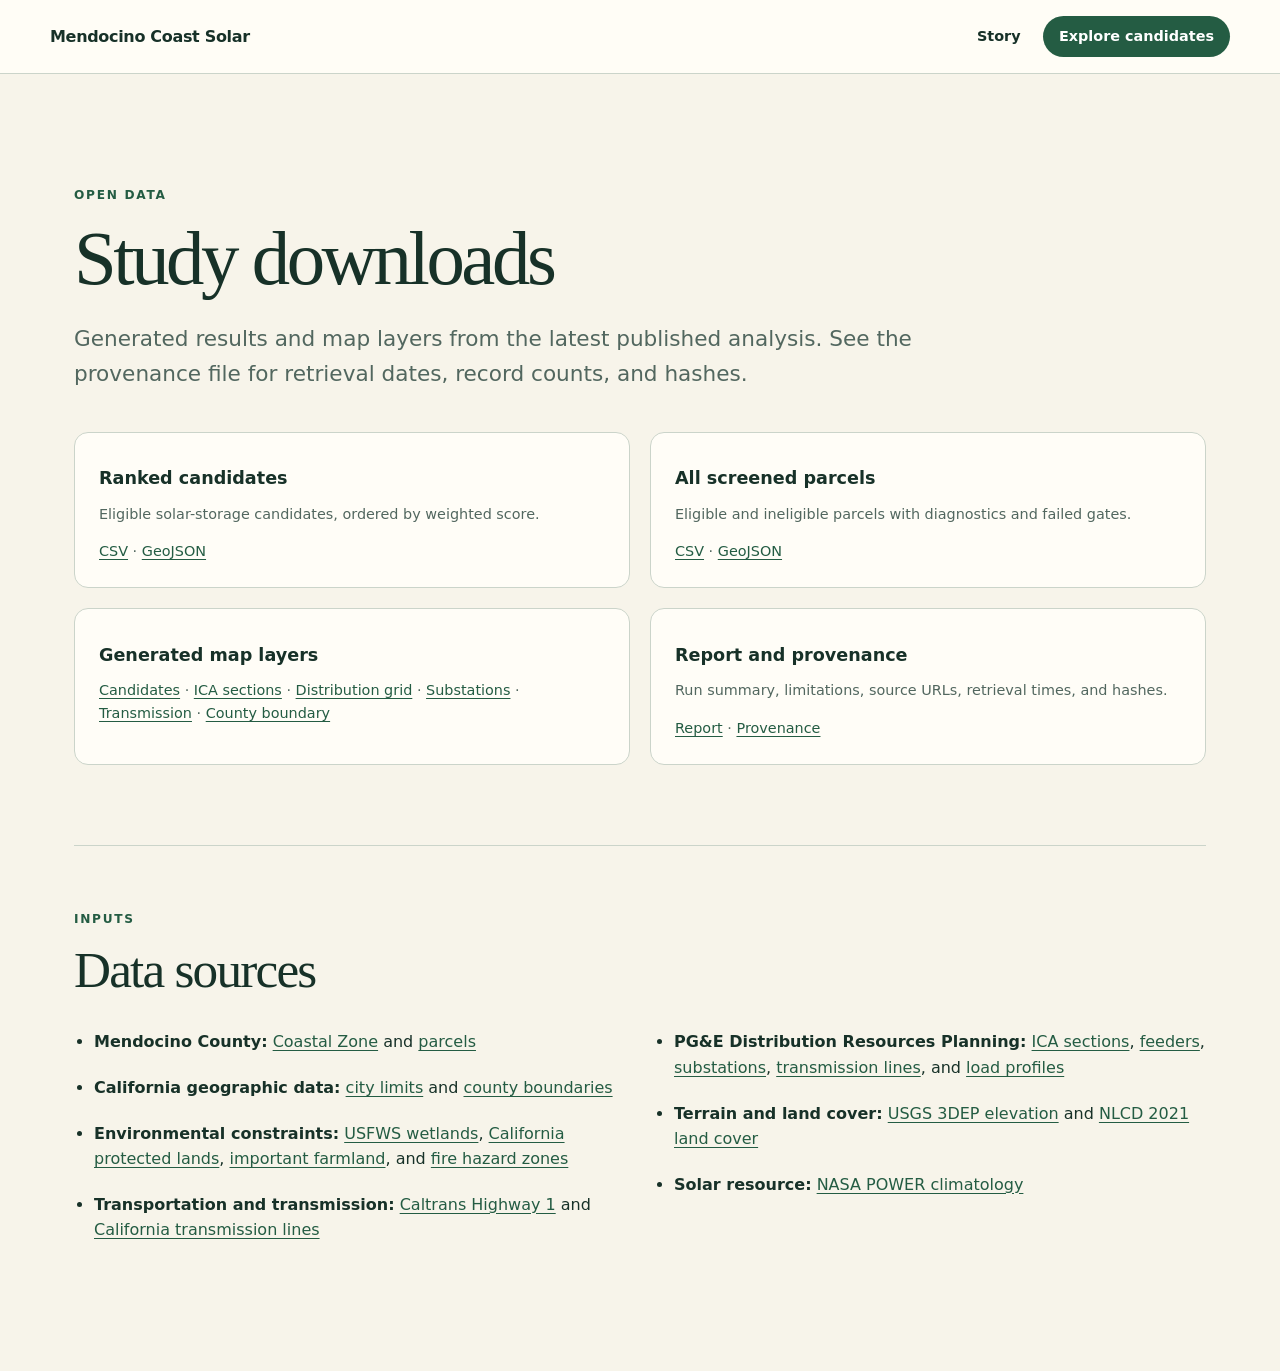
<file: site/downloads.html>
<!doctype html>
<html lang="en">
<head>
  <meta charset="utf-8">
  <meta name="viewport" content="width=device-width, initial-scale=1">
  <title>Study downloads · Mendocino Coast Solar</title>
  <link rel="stylesheet" href="styles.css">
</head>
<body>
  <header class="site-header">
    <a class="wordmark" href="./">Mendocino Coast Solar</a>
    <nav aria-label="Primary navigation">
      <a href="./">Story</a>
      <a class="nav-cta" href="grid-explorer.html">Explore candidates</a>
    </nav>
  </header>
  <main class="section downloads">
    <p class="eyebrow">Open data</p>
    <h1>Study downloads</h1>
    <p class="lede">
      Generated results and map layers from the latest published analysis.
      See the provenance file for retrieval dates, record counts, and hashes.
    </p>
    <div class="source-grid">
      <article>
        <h3>Ranked candidates</h3>
        <p>Eligible solar-storage candidates, ordered by weighted score.</p>
        <p><a href="ranked-parcels.csv">CSV</a> ·
          <a href="ranked-parcels.geojson">GeoJSON</a></p>
      </article>
      <article>
        <h3>All screened parcels</h3>
        <p>Eligible and ineligible parcels with diagnostics and failed gates.</p>
        <p><a href="screened-parcels.csv">CSV</a> ·
          <a href="screened-parcels.geojson">GeoJSON</a></p>
      </article>
      <article>
        <h3>Generated map layers</h3>
        <p>
          <a href="ranked-parcels.geojson">Candidates</a> ·
          <a href="ica-sections.geojson">ICA sections</a> ·
          <a href="distribution-grid.geojson">Distribution grid</a> ·
          <a href="distribution-substations.geojson">Substations</a> ·
          <a href="transmission-lines.geojson">Transmission</a> ·
          <a href="county-boundary.geojson">County boundary</a>
        </p>
      </article>
      <article>
        <h3>Report and provenance</h3>
        <p>Run summary, limitations, source URLs, retrieval times, and hashes.</p>
        <p><a href="report.md">Report</a> ·
          <a href="provenance.json">Provenance</a></p>
      </article>
    </div>

    <section class="download-sources">
      <p class="eyebrow">Inputs</p>
      <h2>Data sources</h2>
      <ul class="source-list">
        <li><strong>Mendocino County:</strong>
          <a href="https://services9.arcgis.com/wwVnNW92ZHUIr0V0/arcgis/rest/services/Coastal_Zone_Polygon/FeatureServer/0">Coastal Zone</a> and
          <a href="https://services2.arcgis.com/iq8zYa0SRsvIFFKz/arcgis/rest/services/Mendocino_County_Parcels/FeatureServer/0">parcels</a></li>
        <li><strong>California geographic data:</strong>
          <a href="https://services3.arcgis.com/uknczv4rpevve42E/arcgis/rest/services/California_Cities_and_Identifiers_Blue_Version_view/FeatureServer/2">city limits</a> and
          <a href="https://services1.arcgis.com/jUJYIo9tSA7EHvfZ/arcgis/rest/services/California_County_Boundaries/FeatureServer/0">county boundaries</a></li>
        <li><strong>Environmental constraints:</strong>
          <a href="https://fwspublicservices.wim.usgs.gov/wetlandsmapservice/rest/services/Wetlands/MapServer/0">USFWS wetlands</a>,
          <a href="https://services2.arcgis.com/Uq9r85Potqm3MfRV/ArcGIS/rest/services/CPAD_Holdings_wm/FeatureServer/0">California protected lands</a>,
          <a href="https://gis.conservation.ca.gov/server/rest/services/DLRP/CaliforniaImportantFarmland_mostrecent/MapServer/0">important farmland</a>, and
          <a href="https://services1.arcgis.com/jUJYIo9tSA7EHvfZ/ArcGIS/rest/services/FHSZSRA_23_3/FeatureServer/0">fire hazard zones</a></li>
        <li><strong>Transportation and transmission:</strong>
          <a href="https://caltrans-gis.dot.ca.gov/arcgis/rest/services/CHhighway/SHN_Lines/FeatureServer/0">Caltrans Highway 1</a> and
          <a href="https://services3.arcgis.com/bWPjFyq029ChCGur/arcgis/rest/services/Transmission_Line/FeatureServer/2">California transmission lines</a></li>
        <li><strong>PG&amp;E Distribution Resources Planning:</strong>
          <a href="https://services2.arcgis.com/mJaJSax0KPHoCNB6/ArcGIS/rest/services/DRPComplianceRelProd/FeatureServer/3">ICA sections</a>,
          <a href="https://services2.arcgis.com/mJaJSax0KPHoCNB6/ArcGIS/rest/services/DRPComplianceRelProd/FeatureServer/2">feeders</a>,
          <a href="https://services2.arcgis.com/mJaJSax0KPHoCNB6/ArcGIS/rest/services/DRPComplianceRelProd/FeatureServer/0">substations</a>,
          <a href="https://services2.arcgis.com/mJaJSax0KPHoCNB6/ArcGIS/rest/services/DRPComplianceRelProd/FeatureServer/5">transmission lines</a>, and
          <a href="https://services2.arcgis.com/mJaJSax0KPHoCNB6/ArcGIS/rest/services/DRPComplianceRelProd/FeatureServer/23">load profiles</a></li>
        <li><strong>Terrain and land cover:</strong>
          <a href="https://elevation.nationalmap.gov/arcgis/rest/services/3DEPElevation/ImageServer">USGS 3DEP elevation</a> and
          <a href="https://www.mrlc.gov/geoserver/mrlc_display/wcs">NLCD 2021 land cover</a></li>
        <li><strong>Solar resource:</strong>
          <a href="https://power.larc.nasa.gov/api/temporal/climatology/regional">NASA POWER climatology</a></li>
      </ul>
    </section>
  </main>
</body>
</html>
</file>
<file: site/styles.css>
:root {
  --ink: #173128;
  --muted: #52675f;
  --paper: #f7f4ea;
  --cream: #fffdf7;
  --green: #245c43;
  --green-dark: #143c2b;
  --green-light: #d9e7d9;
  --gold: #e6a93b;
  --blue: #397b91;
  --line: #cbd4ca;
  color-scheme: light;
  font-family: Inter, ui-sans-serif, system-ui, -apple-system, BlinkMacSystemFont, "Segoe UI", sans-serif;
  color: var(--ink);
  background: var(--paper);
}

* { box-sizing: border-box; }
html { scroll-behavior: smooth; }
body { margin: 0; line-height: 1.6; }
a { color: var(--green); text-underline-offset: 0.2em; }

.site-header {
  align-items: center;
  background: rgba(255, 253, 247, 0.94);
  border-bottom: 1px solid var(--line);
  display: flex;
  justify-content: space-between;
  padding: 1rem max(1.25rem, calc((100vw - 1180px) / 2));
  position: sticky;
  top: 0;
  z-index: 10;
}
.wordmark { color: var(--ink); font-weight: 800; letter-spacing: -0.02em; text-decoration: none; }
nav { align-items: center; display: flex; gap: 1.4rem; }
nav a { color: var(--ink); font-size: 0.9rem; font-weight: 650; text-decoration: none; }
.nav-cta { background: var(--green); border-radius: 999px; color: white; padding: 0.55rem 1rem; }

.hero {
  background: var(--cream);
  display: grid;
  grid-template-columns: repeat(2, minmax(0, 1fr));
  min-height: 690px;
  overflow: hidden;
}
.hero-copy { align-self: center; max-width: 700px; padding: 6rem 3rem 6rem max(1.5rem, calc((100vw - 1180px) / 2)); }
.eyebrow { color: var(--green); font-size: 0.76rem; font-weight: 800; letter-spacing: 0.14em; margin: 0 0 0.8rem; text-transform: uppercase; }
h1, h2, h3 { line-height: 1.08; }
h1 { font-family: Georgia, "Times New Roman", serif; font-size: clamp(3rem, 6vw, 5.8rem); font-weight: 500; letter-spacing: -0.045em; margin: 0; }
.lede { color: var(--muted); font-size: clamp(1.1rem, 2vw, 1.35rem); max-width: 62ch; }
.actions { display: flex; flex-wrap: wrap; gap: 0.8rem; margin-top: 2rem; }
.button { border: 1px solid var(--green); border-radius: 999px; font-weight: 750; padding: 0.8rem 1.25rem; text-decoration: none; }
.button.primary { background: var(--green); color: white; }
.button.secondary { background: transparent; color: var(--green); }
.caveat { color: var(--muted); font-size: 0.78rem; margin-top: 1.4rem; }

.hero-art { background: linear-gradient(#d9edf0 0 48%, #7ca6ac 48% 100%); min-height: 560px; overflow: hidden; position: relative; }
.sun { background: var(--gold); border-radius: 50%; box-shadow: 0 0 0 18px rgba(230,169,59,.15); height: 110px; position: absolute; right: 12%; top: 12%; width: 110px; }
.coast { background: var(--green-dark); bottom: -10%; clip-path: polygon(0 25%, 25% 16%, 44% 35%, 61% 18%, 100% 36%, 100% 100%, 0 100%); height: 58%; position: absolute; width: 110%; }
.coast-back { background: #6b8e70; bottom: 15%; left: -5%; opacity: .85; }
.coast-front { left: -10%; }
.panel { background: repeating-linear-gradient(90deg, transparent 0 20px, rgba(255,255,255,.3) 21px 22px), #244e63; border: 5px solid #d6ddd7; box-shadow: 0 12px 28px rgba(0,0,0,.24); height: 88px; position: absolute; transform: skewY(-7deg); width: 176px; z-index: 2; }
.panel-one { bottom: calc(10% + 106px); left: 5%; }
.panel-two { bottom: calc(10% + 106px); left: calc(50% - 88px); }
.panel-three { bottom: calc(10% + 106px); right: 5%; }
.panel-four { bottom: 10%; left: 5%; }
.panel-five { bottom: 10%; left: calc(50% - 88px); }
.panel-six { bottom: 10%; right: 5%; }

.snapshot {
  background: var(--green-dark);
  color: white;
  display: grid;
  grid-template-columns: repeat(4, 1fr);
  min-height: 9rem;
  padding: 2.25rem max(1.5rem, calc((100vw - 1180px) / 2));
}
.snapshot div { border-left: 1px solid rgba(255,255,255,.24); padding: 0 1.5rem; }
.snapshot div:first-child { border-left: 0; padding-left: 0; }
.snapshot strong { display: block; font-family: Georgia, serif; font-size: 2.2rem; font-weight: 500; }
.snapshot span { color: #cbdad1; font-size: 0.82rem; }

.section { margin: 0 auto; max-width: 1180px; padding: 7rem 1.5rem; }
.section[id] { scroll-margin-top: 5rem; }
.section-heading { max-width: 760px; }
.section-heading h2, .closing h2 { font-family: Georgia, serif; font-size: clamp(2.35rem, 4vw, 4.25rem); font-weight: 500; letter-spacing: -0.035em; margin: 0.2rem 0 1rem; }
.section-heading > p:last-child { color: var(--muted); font-size: 1.08rem; }
.story-grid { display: grid; gap: 6rem; grid-template-columns: repeat(2, minmax(0, 1fr)); margin-top: 2rem; }
.pullquote { color: var(--green); font-family: Georgia, serif; font-size: 1.8rem; line-height: 1.35; margin: 0; }
.prose { color: var(--muted); font-size: 1.08rem; }

.method { border-top: 1px solid var(--line); }
.wide-graphic { display: block; margin: 3rem 0; width: 100%; }
.transmission-story { border-bottom: 1px solid var(--line); max-width: none; padding: 0 0 7rem; }
.transmission-intro { align-items: stretch; display: grid; grid-template-columns: repeat(2, minmax(0, 1fr)); }
.transmission-intro .section-heading { max-width: none; padding: 7rem 3rem 0 max(1.5rem, calc((100vw - 1180px) / 2)); }
.transmission-art { background: var(--green-dark); min-height: 100%; overflow: hidden; position: relative; }
.field-ridge { background: #315f46; bottom: -10%; clip-path: polygon(0 22%, 24% 10%, 48% 27%, 70% 6%, 100% 20%, 100% 100%, 0 100%); height: 100%; left: -3%; position: absolute; width: 106%; }
.field-panel { background: repeating-linear-gradient(90deg, transparent 0 20px, rgba(255,255,255,.3) 21px 22px), #244e63; border: 5px solid #d6ddd7; box-shadow: 0 12px 28px rgba(0,0,0,.24); height: 88px; position: absolute; transform: skewY(-7deg); width: 176px; z-index: 2; }
.field-panel-one { bottom: calc(10% + 106px); left: 5%; }
.field-panel-two { bottom: calc(10% + 106px); left: calc(50% - 88px); }
.field-panel-three { bottom: calc(10% + 106px); right: 5%; }
.field-panel-four { bottom: 10%; left: 5%; }
.field-panel-five { bottom: 10%; left: calc(50% - 88px); }
.field-panel-six { bottom: 10%; right: 5%; }
.section-separator { background: #315f46; min-height: 9rem; }
.local-grid-story .transmission-art { background: #315f46; }
.local-grid-story .field-ridge { background: #47775c; }
.transmission-layout { align-items: start; display: grid; grid-template-columns: repeat(2, minmax(0, 1fr)); margin: 3rem auto; max-width: 1132px; width: calc(100% - 3rem); }
.local-grid-map, .local-grid-map .grid-map { width: 100%; }
.grid-explorer-frame, .county-grid-frame { border: 0; display: block; height: 48rem; width: 100%; }
.transmission-story > .note { margin-left: auto; margin-right: auto; max-width: 1132px; width: calc(100% - 3rem); }
.grid-map { display: block; filter: drop-shadow(0 12px 28px rgba(23,49,40,.11)); width: 100%; }
.finding-grid { display: grid; gap: 1.25rem; grid-template-columns: repeat(3, 1fr); }
.transmission-layout .finding-grid { grid-template-columns: 1fr; padding-left: 1.25rem; }
.finding-grid article { border-top: 3px solid var(--gold); padding: 1rem 1.25rem 0; }
.finding-grid h3 { font-size: 1.05rem; margin: 0 0 .6rem; }
.finding-grid p { color: var(--muted); font-size: .92rem; }
.method-grid, .grid-explainers, .source-grid { display: grid; gap: 1.25rem; grid-template-columns: repeat(4, 1fr); }
.method-grid article, .grid-explainers article, .source-grid article { background: var(--cream); border: 1px solid var(--line); border-radius: 14px; padding: 1.5rem; }
.method-grid h3, .grid-explainers h3, .source-grid h3 { font-size: 1.1rem; margin: 0.8rem 0; }
.method-grid p, .grid-explainers p, .source-grid p { color: var(--muted); font-size: 0.9rem; margin-bottom: 0; }
.step { color: var(--gold); font-family: Georgia, serif; font-size: 1.5rem; }

.score-section { background: var(--cream); border-radius: 24px; max-width: 1230px; padding-left: 2.5rem; padding-right: 2.5rem; }
.score-layout { align-items: start; display: grid; gap: 5rem; grid-template-columns: repeat(2, minmax(0, 1fr)); margin-top: 3rem; }
.bar-row { align-items: center; display: grid; gap: 1rem; grid-template-columns: 150px 1fr 44px; margin: 1.25rem 0; }
.bar-row > span { font-size: 0.9rem; font-weight: 700; }
.bar { background: #e5e9e1; border-radius: 999px; height: 18px; overflow: hidden; }
.bar i { background: linear-gradient(90deg, var(--green), #78a275); border-radius: inherit; display: block; height: 100%; min-width: 8px; }
.bar-row strong { font-variant-numeric: tabular-nums; }
.score-detail h3 { margin-top: 0; }
.score-detail dl { margin: 0; }
.score-detail dl div { border-top: 1px solid var(--line); padding: 0.75rem 0; }
.score-detail dt { font-weight: 800; }
.score-detail dd { color: var(--muted); font-size: 0.88rem; margin: 0.2rem 0 0; }
.note { background: #e8f0e8; border-left: 4px solid var(--green); margin-top: 3rem; padding: 1.1rem 1.4rem; }

.grid-section { border-top: 1px solid var(--line); }
.grid-graphic { background: #edf3ef; border-radius: 20px; padding: 1rem; }
.source-grid { margin-top: 2.5rem; grid-template-columns: repeat(2, 1fr); }
.source-links { margin-top: 2rem; text-align: center; }
.source-links span { color: var(--line); margin: 0 .6rem; }
.download-sources { border-top: 1px solid var(--line); margin-top: 5rem; padding-top: 4rem; }
.download-sources h2 { font-family: Georgia, serif; font-size: clamp(2.35rem, 4vw, 4.25rem); font-weight: 500; letter-spacing: -0.035em; margin: 0.2rem 0 2rem; }
.source-list { columns: 2; column-gap: 3rem; padding-left: 1.25rem; }
.source-list li { break-inside: avoid; margin-bottom: 1.25rem; }
.closing { border-top: 1px solid var(--line); text-align: center; }
.closing .actions { justify-content: center; }
.site-footer { background: var(--green-dark); color: #d7e2dc; display: flex; font-size: 0.76rem; justify-content: space-between; padding: 2rem max(1.5rem, calc((100vw - 1180px) / 2)); }

@media (max-width: 900px) {
  nav a:not(.nav-cta) { display: none; }
  .hero { grid-template-columns: 1fr; }
  .hero-copy { padding: 4rem 1.5rem; }
  .hero-art { min-height: 420px; }
  .snapshot { grid-template-columns: repeat(2, 1fr); gap: 2rem 0; }
  .snapshot div:nth-child(3) { border-left: 0; padding-left: 0; }
  .story-grid, .score-layout { gap: 2rem; grid-template-columns: 1fr; }
  .method-grid, .grid-explainers, .finding-grid { grid-template-columns: repeat(2, 1fr); }
  .transmission-intro { gap: 2rem; grid-template-columns: 1fr; }
  .transmission-intro .section-heading { padding: 4.5rem 1.5rem 0; }
  .transmission-art { min-height: 280px; }
}

@media (max-width: 560px) {
  h1 { font-size: 3rem; }
  .snapshot, .method-grid, .grid-explainers, .source-grid, .finding-grid { grid-template-columns: 1fr; }
  .snapshot div { border-left: 0; padding-left: 0; }
  .section { padding: 4.5rem 1.25rem; }
  .score-section { border-radius: 0; padding-left: 1.25rem; padding-right: 1.25rem; }
  .bar-row { grid-template-columns: 110px 1fr 40px; }
  .transmission-layout, .local-grid-story .transmission-layout { grid-template-columns: 1fr; }
  .grid-explorer-frame, .county-grid-frame { height: 42rem; }
  .grid-map { margin: 0 auto; max-height: 28rem; width: auto; }
  .transmission-layout .finding-grid { padding-left: 0; }
  .source-list { columns: 1; }
  .site-footer { display: block; }
}
</file>
